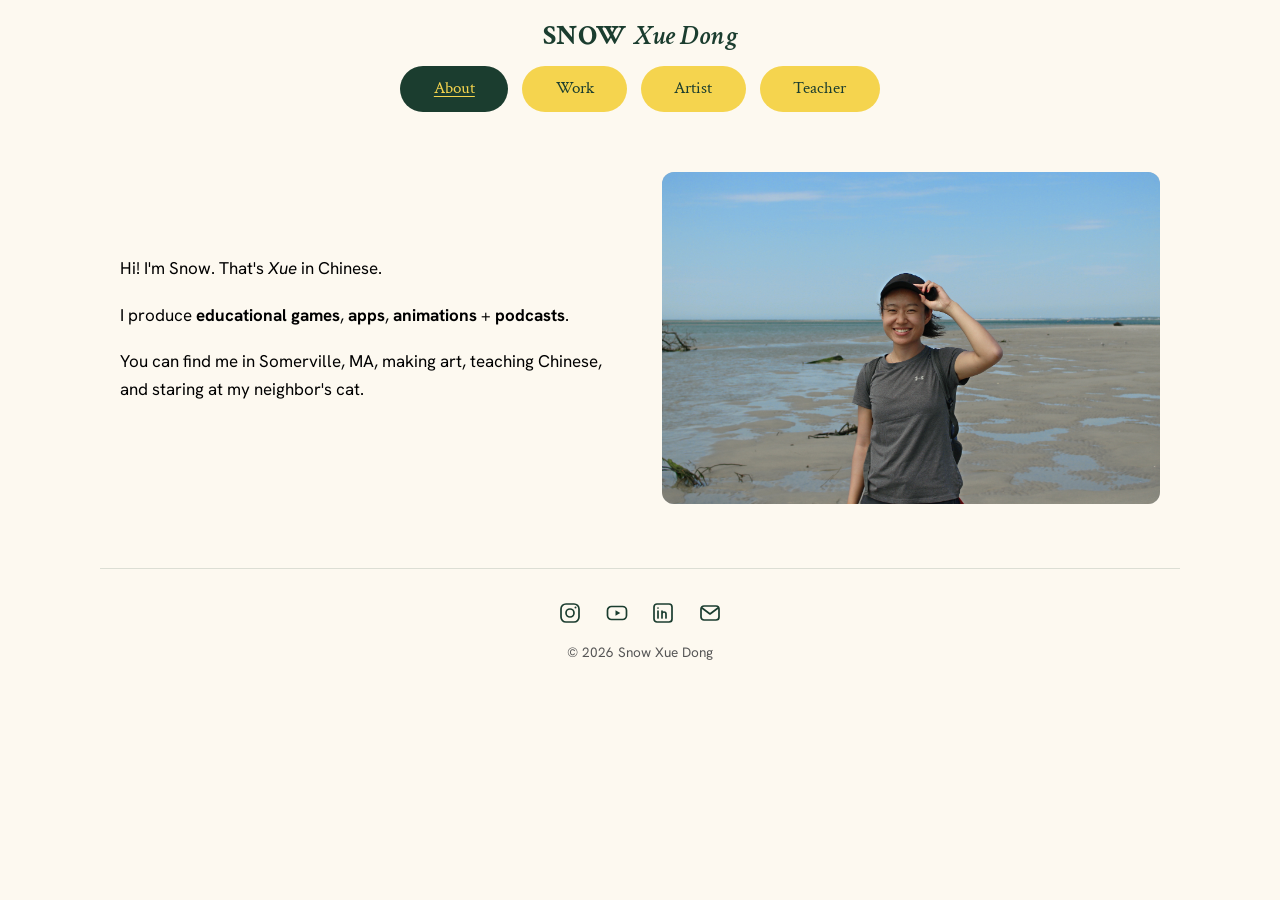
<file: index.html>
<!DOCTYPE html>
<html lang="en">
<head>
<meta charset="UTF-8">
<meta name="viewport" content="width=device-width, initial-scale=1.0">
<title>Snow Xue Dong — Producer</title>
<meta name="description" content="Snow Xue Dong — producer of educational games, animations, and podcasts for learners of all ages.">
<meta property="og:title" content="Snow Xue Dong — Producer">
<meta property="og:description" content="Snow Xue Dong — producer of educational games, animations, and podcasts for learners of all ages.">
<meta property="og:type" content="website">
<link rel="icon" href="assets/favicon.svg" type="image/svg+xml">
<link rel="preconnect" href="https://fonts.googleapis.com">
<link rel="preconnect" href="https://fonts.gstatic.com" crossorigin>
<link href="https://fonts.googleapis.com/css2?family=Crimson+Text:ital,wght@0,400;0,600;0,700;1,400;1,600;1,700&family=Plus+Jakarta+Sans:wght@400;500;600;700&family=Hanken+Grotesk:ital,wght@0,400;0,500;0,600;0,700;1,400&display=swap" rel="stylesheet">
<link rel="stylesheet" href="assets/styles.css">
</head>
<body>

<header class="site-header" id="header">
  <a class="logo" href="index.html"><span class="logo-snow">SNOW</span> <span class="logo-name">Xue Dong</span></a>
  <nav class="nav">
    <a class="nav-btn" href="index.html">About</a>
    <a class="nav-btn" href="work.html">Work</a>
    <a class="nav-btn" href="artist.html">Artist</a>
    <a class="nav-btn" href="teacher.html">Teacher</a>
  </nav>
</header>

<main>
      <!-- This is the About page. Edit your bio text and swap the photo/LinkedIn placeholders. Full guide: README.md -->

    <div class="about-grid">
      <div class="about-bio">
        <p class="reveal">Hi! I'm Snow. That's <em>Xue</em> in Chinese.</p>
        <p class="reveal">I produce <strong>educational games</strong>, <strong>apps</strong>, <strong>animations</strong> + <strong>podcasts</strong>.</p>
        <p class="reveal">You can find me in Somerville, MA, making art, teaching Chinese, and staring at my neighbor's cat.</p>
      </div>
      <div class="reveal"><div class="ph ph-3x2"> <img src="images/my-photo.jpg" alt="Snow On The Beach"></div></div>
    </div>
</main>

<footer class="footer">
  <div class="socials">
    <a href="https://www.instagram.com/snowxuedong/"  target="_blank" rel="noopener noreferrer" aria-label="Instagram" title="Instagram">
      <svg viewBox="0 0 24 24" fill="none" stroke="currentColor" stroke-width="1.7"><rect x="3" y="3" width="18" height="18" rx="5"/><circle cx="12" cy="12" r="4"/><circle cx="17.5" cy="6.5" r="1" fill="currentColor" stroke="none"/></svg>
    </a>
    <a href="https://www.youtube.com/@xuedong8486" aria-label="YouTube" title="YouTube">
      <svg viewBox="0 0 24 24" fill="none" stroke="currentColor" stroke-width="1.7"><rect x="2.5" y="5.5" width="19" height="13" rx="4"/><path d="M10.5 9.2v5.6l4.8-2.8z" fill="currentColor" stroke="none"/></svg>
    </a>
    <a href="https://www.linkedin.com/in/snow-xue-dong/" aria-label="LinkedIn" title="LinkedIn">
      <svg viewBox="0 0 24 24" fill="none" stroke="currentColor" stroke-width="1.7"><rect x="3" y="3" width="18" height="18" rx="3"/><path d="M7 10v7M7 7v.01M11 17v-4a2 2 0 0 1 4 0v4M11 17v-7" stroke-linecap="round"/></svg>
    </a>
    <a href="mailto:hello@xdcreates.com" aria-label="Email" title="Email">
      <svg viewBox="0 0 24 24" fill="none" stroke="currentColor" stroke-width="1.7"><rect x="3" y="5" width="18" height="14" rx="3"/><path d="M4 7l8 6 8-6" stroke-linecap="round" stroke-linejoin="round"/></svg>
    </a>
  </div>
  <p class="copyright">© 2026 Snow Xue Dong</p>
</footer>

<script src="assets/site.js"></script>
</body>
</html>
</file>
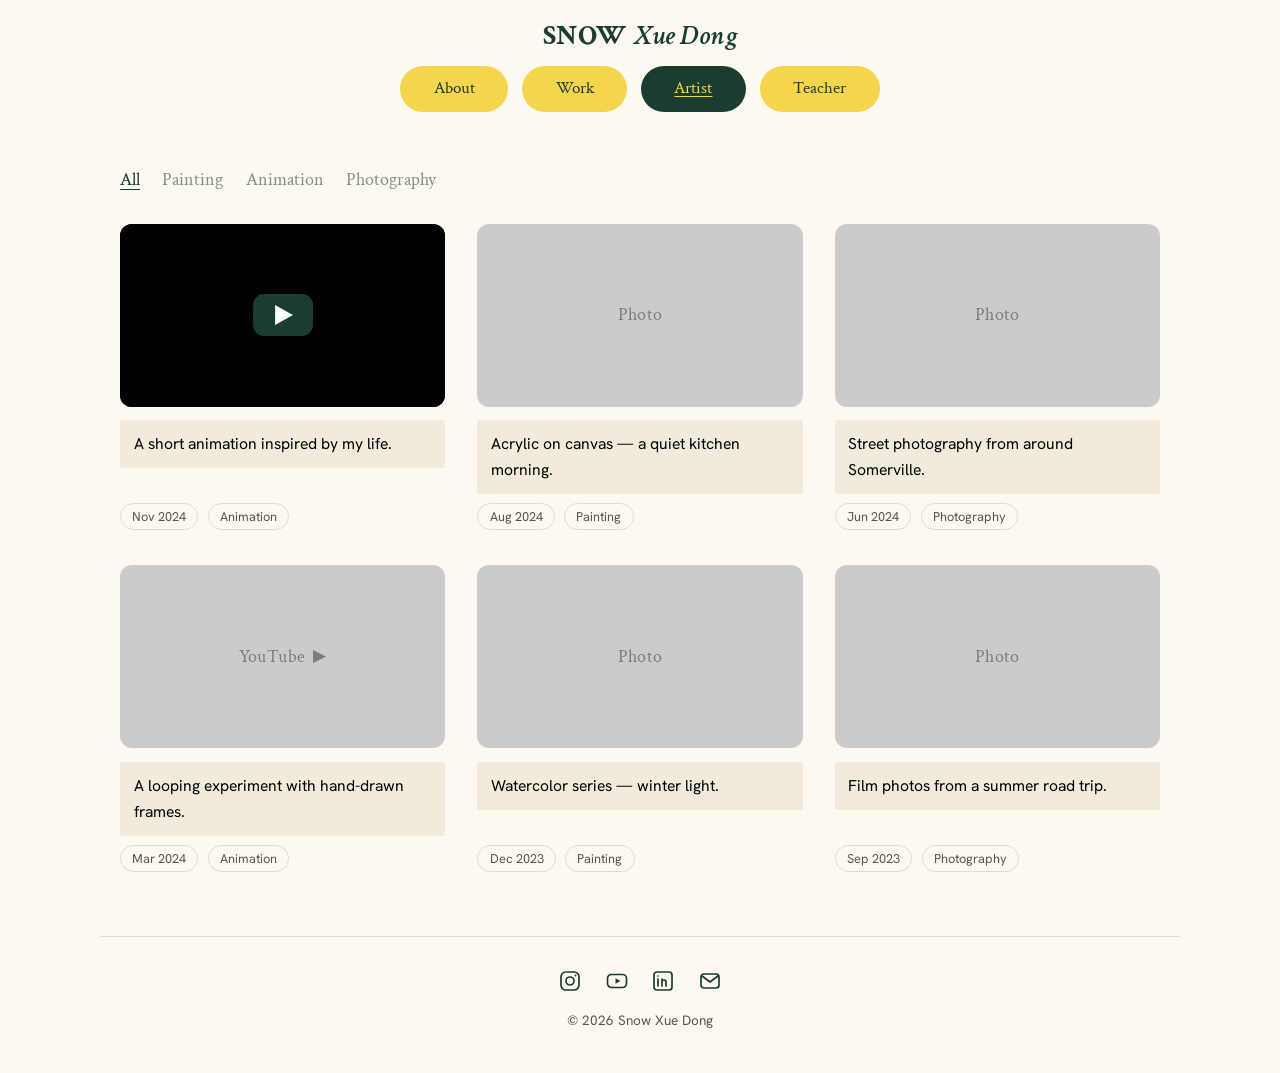
<file: artist.html>
<!DOCTYPE html>
<html lang="en">
<head>
<meta charset="UTF-8">
<meta name="viewport" content="width=device-width, initial-scale=1.0">
<title>Artist — Snow Xue Dong</title>
<meta name="description" content="Personal art, animation, and photography by Snow Xue Dong.">
<meta property="og:title" content="Artist — Snow Xue Dong">
<meta property="og:description" content="Personal art, animation, and photography by Snow Xue Dong.">
<meta property="og:type" content="website">
<link rel="icon" href="assets/favicon.svg" type="image/svg+xml">
<link rel="preconnect" href="https://fonts.googleapis.com">
<link rel="preconnect" href="https://fonts.gstatic.com" crossorigin>
<link href="https://fonts.googleapis.com/css2?family=Crimson+Text:ital,wght@0,400;0,600;0,700;1,400;1,600;1,700&family=Plus+Jakarta+Sans:wght@400;500;600;700&family=Hanken+Grotesk:ital,wght@0,400;0,500;0,600;0,700;1,400&display=swap" rel="stylesheet">
<link rel="stylesheet" href="assets/styles.css">
</head>
<body>

<header class="site-header" id="header">
  <a class="logo" href="index.html"><span class="logo-snow">SNOW</span> <span class="logo-name">Xue Dong</span></a>
  <nav class="nav">
    <a class="nav-btn" href="index.html">About</a>
    <a class="nav-btn" href="work.html">Work</a>
    <a class="nav-btn" href="artist.html">Artist</a>
    <a class="nav-btn" href="teacher.html">Teacher</a>
  </nav>
</header>

<main>
      <!-- This is the Artist page. Full guide: README.md -->

    <div class="filters">
      <button class="filter-btn active" data-filter="all">All</button>
      <button class="filter-btn" data-filter="Painting">Painting</button>
      <button class="filter-btn" data-filter="Animation">Animation</button>
      <button class="filter-btn" data-filter="Photography">Photography</button>
    </div>

    <div class="art-grid" id="art-grid">
      <!-- Each entry uses data-date (YYYY-MM-DD) to sort newest-first and data-category to filter. For a video, set data-id to the YouTube ID. See README.md. -->
      <article class="art-card reveal" data-date="2024-11-02" data-category="Animation">
        <div class="yt-embed">
          <button type="button" class="yt-facade" data-id="XuF981GLDCQ"
                  aria-label="Play video: A short animation inspired by my life"
                  style="background-image:url('https://i.ytimg.com/vi/XuF981GLDCQ/hqdefault.jpg')">
            <span class="yt-play" aria-hidden="true"><svg viewBox="0 0 16 18"><path d="M0 0 L16 9 L0 18 Z" fill="#fff"/></svg></span>
          </button>
        </div>
        <p class="art-desc">A short animation inspired by my life.</p>
        <div class="art-tags"><span>Nov 2024</span><span>Animation</span></div>
      </article>

      <article class="art-card reveal" data-date="2024-08-19" data-category="Painting">
        <div class="ph ph-16x9"><span>Photo</span></div>
        <p class="art-desc">Acrylic on canvas — a quiet kitchen morning.</p>
        <div class="art-tags"><span>Aug 2024</span><span>Painting</span></div>
      </article>

      <article class="art-card reveal" data-date="2024-06-30" data-category="Photography">
        <div class="ph ph-16x9"><span>Photo</span></div>
        <p class="art-desc">Street photography from around Somerville.</p>
        <div class="art-tags"><span>Jun 2024</span><span>Photography</span></div>
      </article>

      <article class="art-card reveal" data-date="2024-03-11" data-category="Animation">
        <div class="ph ph-16x9 ph-video"><span>YouTube</span></div>
        <p class="art-desc">A looping experiment with hand-drawn frames.</p>
        <div class="art-tags"><span>Mar 2024</span><span>Animation</span></div>
      </article>

      <article class="art-card reveal" data-date="2023-12-05" data-category="Painting">
        <div class="ph ph-16x9"><span>Photo</span></div>
        <p class="art-desc">Watercolor series — winter light.</p>
        <div class="art-tags"><span>Dec 2023</span><span>Painting</span></div>
      </article>

      <article class="art-card reveal" data-date="2023-09-22" data-category="Photography">
        <div class="ph ph-16x9"><span>Photo</span></div>
        <p class="art-desc">Film photos from a summer road trip.</p>
        <div class="art-tags"><span>Sep 2023</span><span>Photography</span></div>
      </article>
    </div>
</main>

<footer class="footer">
  <div class="socials">
    <a href="#" aria-label="Instagram" title="Instagram">
      <svg viewBox="0 0 24 24" fill="none" stroke="currentColor" stroke-width="1.7"><rect x="3" y="3" width="18" height="18" rx="5"/><circle cx="12" cy="12" r="4"/><circle cx="17.5" cy="6.5" r="1" fill="currentColor" stroke="none"/></svg>
    </a>
    <a href="#" aria-label="YouTube" title="YouTube">
      <svg viewBox="0 0 24 24" fill="none" stroke="currentColor" stroke-width="1.7"><rect x="2.5" y="5.5" width="19" height="13" rx="4"/><path d="M10.5 9.2v5.6l4.8-2.8z" fill="currentColor" stroke="none"/></svg>
    </a>
    <a href="#" aria-label="LinkedIn" title="LinkedIn">
      <svg viewBox="0 0 24 24" fill="none" stroke="currentColor" stroke-width="1.7"><rect x="3" y="3" width="18" height="18" rx="3"/><path d="M7 10v7M7 7v.01M11 17v-4a2 2 0 0 1 4 0v4M11 17v-7" stroke-linecap="round"/></svg>
    </a>
    <a href="#" aria-label="Email" title="Email">
      <svg viewBox="0 0 24 24" fill="none" stroke="currentColor" stroke-width="1.7"><rect x="3" y="5" width="18" height="14" rx="3"/><path d="M4 7l8 6 8-6" stroke-linecap="round" stroke-linejoin="round"/></svg>
    </a>
  </div>
  <p class="copyright">© 2026 Snow Xue Dong</p>
</footer>

<script src="assets/site.js"></script>
</body>
</html>
</file>
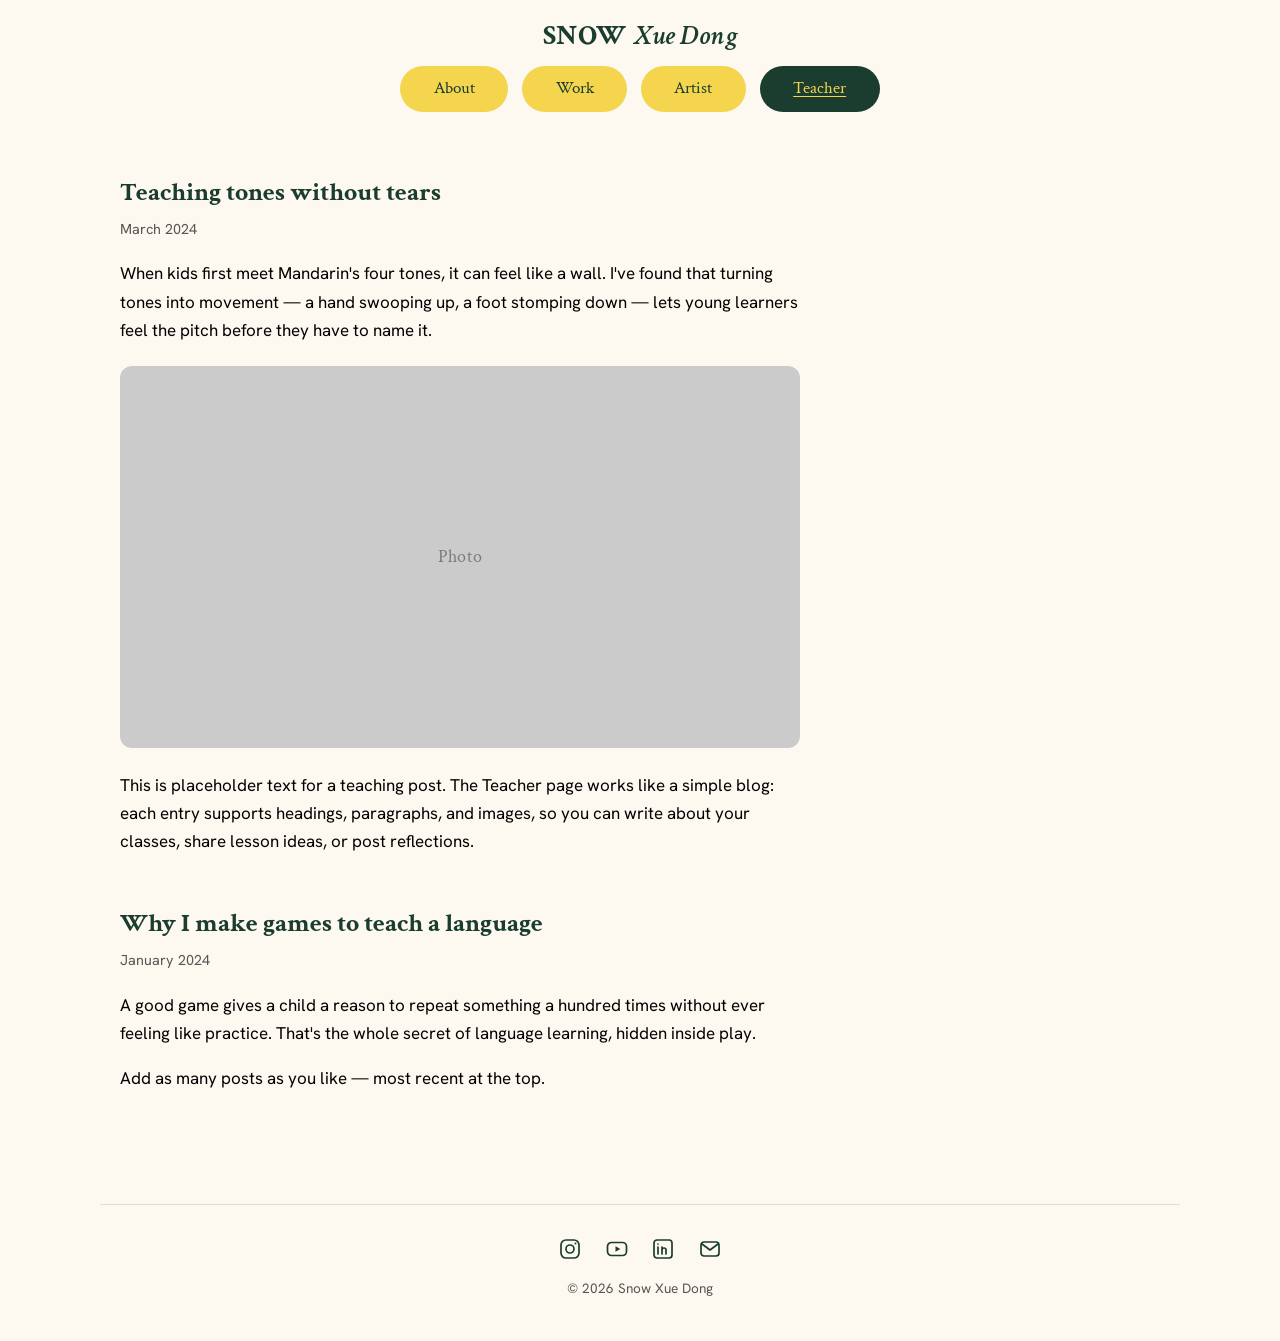
<file: teacher.html>
<!DOCTYPE html>
<html lang="en">
<head>
<meta charset="UTF-8">
<meta name="viewport" content="width=device-width, initial-scale=1.0">
<title>Teacher — Snow Xue Dong</title>
<meta name="description" content="Teaching notes and reflections by Snow Xue Dong.">
<meta property="og:title" content="Teacher — Snow Xue Dong">
<meta property="og:description" content="Teaching notes and reflections by Snow Xue Dong.">
<meta property="og:type" content="website">
<link rel="icon" href="assets/favicon.svg" type="image/svg+xml">
<link rel="preconnect" href="https://fonts.googleapis.com">
<link rel="preconnect" href="https://fonts.gstatic.com" crossorigin>
<link href="https://fonts.googleapis.com/css2?family=Crimson+Text:ital,wght@0,400;0,600;0,700;1,400;1,600;1,700&family=Plus+Jakarta+Sans:wght@400;500;600;700&family=Hanken+Grotesk:ital,wght@0,400;0,500;0,600;0,700;1,400&display=swap" rel="stylesheet">
<link rel="stylesheet" href="assets/styles.css">
</head>
<body>

<header class="site-header" id="header">
  <a class="logo" href="index.html"><span class="logo-snow">SNOW</span> <span class="logo-name">Xue Dong</span></a>
  <nav class="nav">
    <a class="nav-btn" href="index.html">About</a>
    <a class="nav-btn" href="work.html">Work</a>
    <a class="nav-btn" href="artist.html">Artist</a>
    <a class="nav-btn" href="teacher.html">Teacher</a>
  </nav>
</header>

<main>
      <!-- This is the Teacher page (a simple blog). Copy an <article class="post"> block to add a post. Full guide: README.md -->

    <div class="posts">
      <article class="post reveal">
        <h2 class="post-title">Teaching tones without tears</h2>
        <p class="post-meta">March 2024</p>
        <p>When kids first meet Mandarin's four tones, it can feel like a wall. I've found that turning tones into movement — a hand swooping up, a foot stomping down — lets young learners feel the pitch before they have to name it.</p>
        <div class="ph ph-16x9"><span>Photo</span></div>
        <p>This is placeholder text for a teaching post. The Teacher page works like a simple blog: each entry supports headings, paragraphs, and images, so you can write about your classes, share lesson ideas, or post reflections.</p>
      </article>

      <article class="post reveal">
        <h2 class="post-title">Why I make games to teach a language</h2>
        <p class="post-meta">January 2024</p>
        <p>A good game gives a child a reason to repeat something a hundred times without ever feeling like practice. That's the whole secret of language learning, hidden inside play.</p>
        <p>Add as many posts as you like — most recent at the top.</p>
      </article>
    </div>
</main>

<footer class="footer">
  <div class="socials">
    <a href="#" aria-label="Instagram" title="Instagram">
      <svg viewBox="0 0 24 24" fill="none" stroke="currentColor" stroke-width="1.7"><rect x="3" y="3" width="18" height="18" rx="5"/><circle cx="12" cy="12" r="4"/><circle cx="17.5" cy="6.5" r="1" fill="currentColor" stroke="none"/></svg>
    </a>
    <a href="#" aria-label="YouTube" title="YouTube">
      <svg viewBox="0 0 24 24" fill="none" stroke="currentColor" stroke-width="1.7"><rect x="2.5" y="5.5" width="19" height="13" rx="4"/><path d="M10.5 9.2v5.6l4.8-2.8z" fill="currentColor" stroke="none"/></svg>
    </a>
    <a href="#" aria-label="LinkedIn" title="LinkedIn">
      <svg viewBox="0 0 24 24" fill="none" stroke="currentColor" stroke-width="1.7"><rect x="3" y="3" width="18" height="18" rx="3"/><path d="M7 10v7M7 7v.01M11 17v-4a2 2 0 0 1 4 0v4M11 17v-7" stroke-linecap="round"/></svg>
    </a>
    <a href="#" aria-label="Email" title="Email">
      <svg viewBox="0 0 24 24" fill="none" stroke="currentColor" stroke-width="1.7"><rect x="3" y="5" width="18" height="14" rx="3"/><path d="M4 7l8 6 8-6" stroke-linecap="round" stroke-linejoin="round"/></svg>
    </a>
  </div>
  <p class="copyright">© 2026 Snow Xue Dong</p>
</footer>

<script src="assets/site.js"></script>
</body>
</html>
</file>
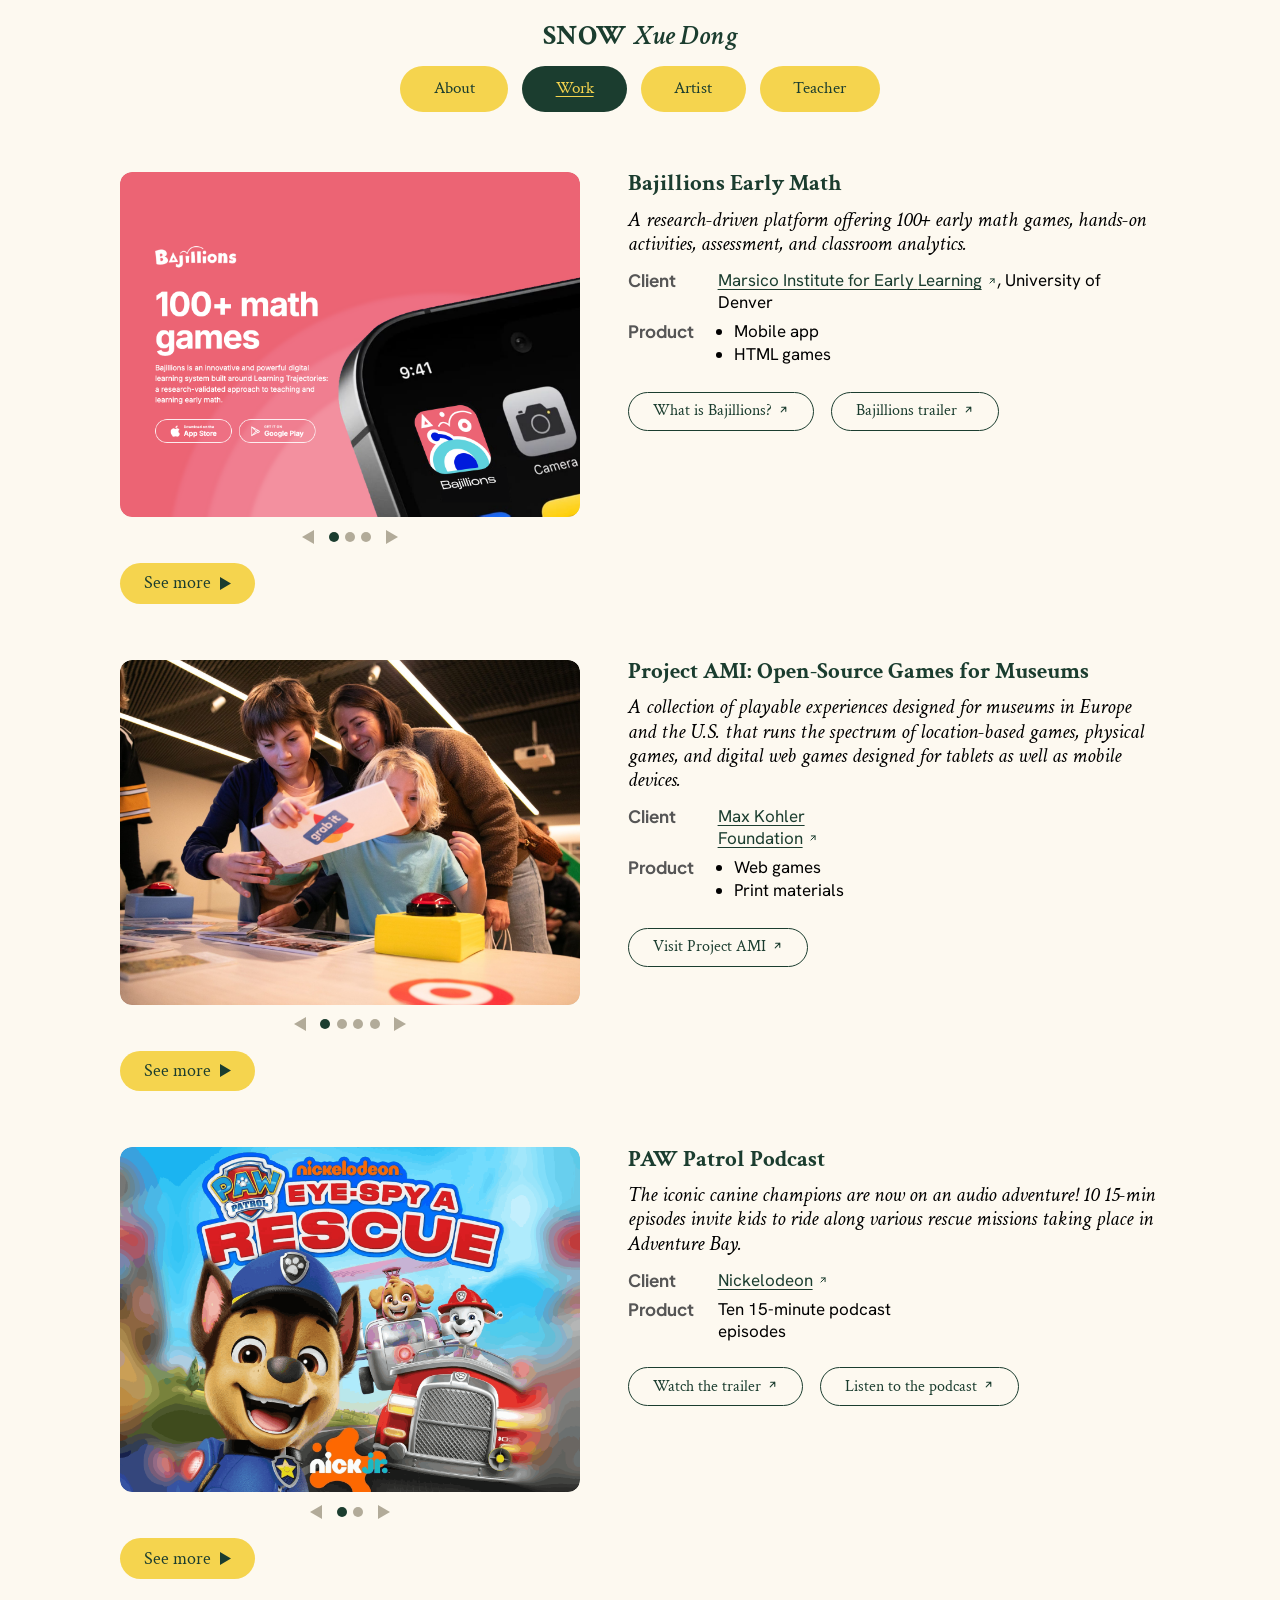
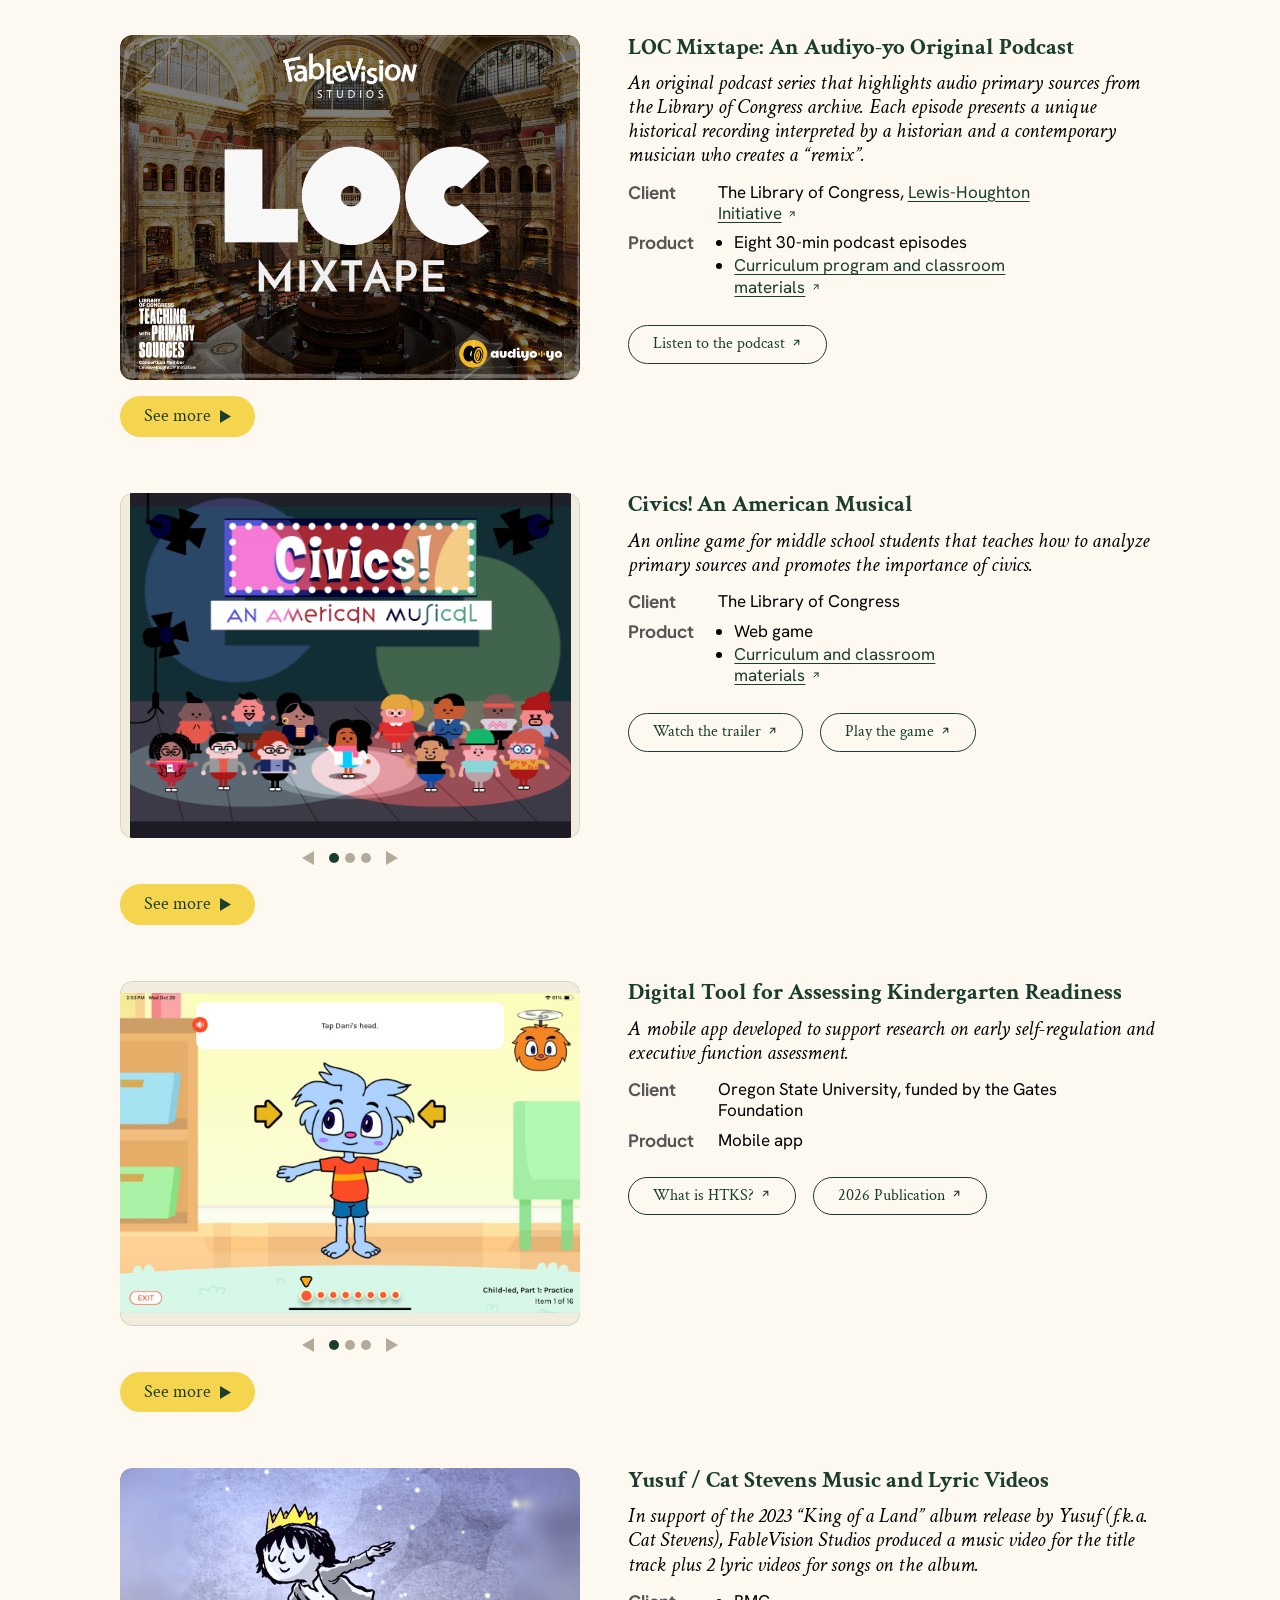
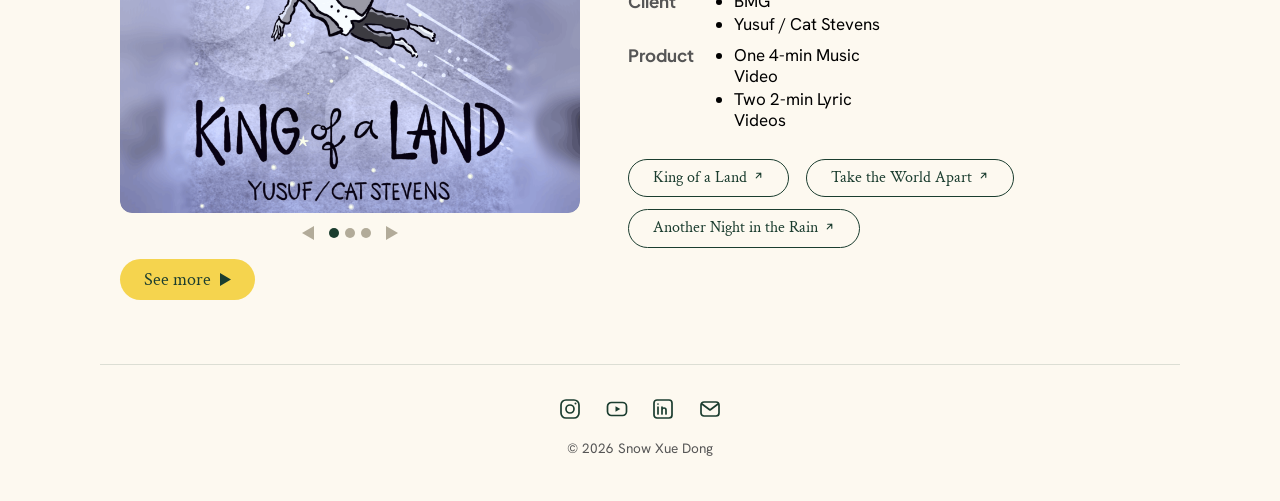
<file: work.html>
<!DOCTYPE html>
<html lang="en">
<head>
<meta charset="UTF-8">
<meta name="viewport" content="width=device-width, initial-scale=1.0">
<title>Work — Snow Xue Dong</title>
<meta name="description" content="Selected work by Snow Xue Dong.">
<meta property="og:title" content="Work — Snow Xue Dong">
<meta property="og:description" content="Selected work by Snow Xue Dong.">
<meta property="og:type" content="website">
<link rel="icon" href="assets/favicon.svg" type="image/svg+xml">
<link rel="preconnect" href="https://fonts.googleapis.com">
<link rel="preconnect" href="https://fonts.gstatic.com" crossorigin>
<link href="https://fonts.googleapis.com/css2?family=Crimson+Text:ital,wght@0,400;0,600;0,700;1,400;1,600;1,700&family=Plus+Jakarta+Sans:wght@400;500;600;700&family=Hanken+Grotesk:ital,wght@0,400;0,500;0,600;0,700;1,400&display=swap" rel="stylesheet">
<link rel="stylesheet" href="assets/styles.css">
</head>
<body>

<header class="site-header" id="header">
  <a class="logo" href="index.html"><span class="logo-snow">SNOW</span> <span class="logo-name">Xue Dong</span></a>
  <nav class="nav">
    <a class="nav-btn" href="index.html">About</a>
    <a class="nav-btn" href="work.html">Work</a>
    <a class="nav-btn" href="artist.html">Artist</a>
    <a class="nav-btn" href="teacher.html">Teacher</a>
  </nav>
</header>

<main>
      <!-- This is the Work page. Full guide: README.md -->

    <div class="work-grid">
      <!-- To add a project: copy one entire <article class="work-card"> ... </article> block below, paste it, and edit the text + images. See README.md. -->

      <article class="work-card reveal">
        <div class="work-media">
          <div class="carousel" data-index="0">
            <div class="viewport">
              <div class="track">
                <div class="slide ph ph-4x3"><img src="images/work/bajillions-promo-4x3.png" alt="Bajillions promotional image"></div>
                <div class="slide ph ph-4x3"><img src="images/work/bajillions_kiki%20poster.png" alt="Bajillions poster featuring Kiki"></div>
                <div class="slide ph ph-4x3"><img src="images/work/bajillions_game.png" alt="Bajillions game screen: a number pad puzzle on a construction site with a cube character in a hard hat"></div>
              </div>
            </div>
            <div class="carousel-controls">
              <button class="arrow arrow-prev" aria-label="Previous image">
                <svg class="tri" viewBox="0 0 12 14"><path d="M12 0 L0 7 L12 14 Z"/></svg>
              </button>
              <div class="dots">
                <button class="dot active" aria-label="Show image 1"></button>
                <button class="dot" aria-label="Show image 2"></button>
                <button class="dot" aria-label="Show image 3"></button>
              </div>
              <button class="arrow arrow-next" aria-label="Next image">
                <svg class="tri" viewBox="0 0 12 14"><path d="M0 0 L12 7 L0 14 Z"/></svg>
              </button>
            </div>
          </div>
          <button type="button" class="more-btn" aria-expanded="false" aria-controls="more-1"><span class="more-label">See more</span><svg class="more-tri" viewBox="0 0 12 14" aria-hidden="true"><path d="M0 0 L12 7 L0 14 Z"/></svg></button>
        </div>
        <div class="work-info">
          <h3 class="work-title">Bajillions Early Math</h3>
          <p class="work-summary">A research-driven platform offering 100+ early math games, hands-on activities, assessment, and classroom analytics.</p>
          <dl class="spec">
            <div class="spec-row"><dt>Client</dt><dd><a href="https://morgridge.du.edu/marsico" target="_blank" rel="noopener">Marsico Institute for Early Learning</a>, University of Denver</dd></div>
            <div class="spec-row"><dt>Product</dt><dd><ul><li>Mobile app</li><li>HTML games</li></ul></dd></div>
          </dl>
          <div class="work-links">
            <a class="link-btn" href="https://www.learningtrajectories.org/pages/games" target="_blank" rel="noopener">What is Bajillions?</a>
            <a class="link-btn" href="https://www.youtube.com/watch?v=hwYy-O0oEOs" target="_blank" rel="noopener">Bajillions trailer</a>
          </div>
        </div>
        <div class="work-more" id="more-1" hidden>
          <p>Bajillions is on a mission to make high quality math content universally accessible. It consists of a mobile app with 100+ math games, recommendation system, assessment analytics, and classroom management tools.</p>
          <p>Bajillions was funded by IES and the Gates Foundation, created by a 10+ team at FableVision Studios in collaboration with researchers at the Marsico Institute, University of Denver.</p>
          <dl class="spec spec-more">
            <div class="spec-row"><dt>Who’s it for?</dt><dd>Children 3–8 years old</dd></div>
            <div class="spec-row"><dt>Credit</dt><dd>Lead Producer, <span class="nowrap">2022–2026</span>, @ FableVision Studios</dd></div>
          </dl>
          <div class="thoughts">
            <button type="button" class="thoughts-btn" aria-expanded="false" aria-controls="thoughts-1"><svg class="more-tri" viewBox="0 0 12 14" aria-hidden="true"><path d="M12 0 L0 7 L12 14 Z"/></svg><span>My thoughts</span></button>
            <div class="thoughts-body" id="thoughts-1" hidden>
              <p>Personally, I think the most remarkable aspects of Bajillions are its robust content library and recommendation system.</p>
              <p>Within each game, there are several layers of content and instructional feedback that can tailor to the child’s gameplay. At a higher level, the app suggests the next game that best matches the child’s math level based on their past gameplay.</p>
              <p>Beyond games, we built a classroom management platform that connects teachers and caretakers to a vast collection of hands-on math activities. This way, the adults can plan in-person lessons that are supplemented and informed by Bajillions games.</p>
              <p>Creating Bajillions was deeply rewarding, but also challenging. The teams collaborated to overcome the research-to-product gap. Discussions sometimes end with more questions than answers. Funding and time constraints were constantly at play. I personally grew tremendously, and felt my product management craft evolving constantly to meet the demand of the moment.</p>
              <p><a href="https://www.tandfonline.com/doi/full/10.1080/07380569.2024.2410903#abstract" target="_blank" rel="noopener">Link to research paper</a></p>
              <p><a href="https://morgridge.du.edu/node/7992" target="_blank" rel="noopener">Link to University of Denver article</a></p>
            </div>
          </div>
        </div>
      </article>

      <article class="work-card reveal">
        <div class="work-media">
          <div class="carousel" data-index="0">
            <div class="viewport">
              <div class="track">
                <div class="slide ph ph-4x3"><img src="images/work/ami_image1.png" alt="Children and a parent playing the Grab It card game at a museum table" data-caption="Grab It"></div>
                <div class="slide ph ph-4x3"><img src="images/work/ami_image2.png" alt="Museum visitor playing Articulate on a tablet, describing a painting" data-caption="Articulate"></div>
                <div class="slide ph ph-4x3"><img src="images/work/ami_image3.png" alt="The Line Collector title screen with illustrated characters in a gallery" data-caption="The Line Collector"></div>
                <div class="slide ph ph-4x3"><img src="images/work/ami_image4.png" alt="Three phone screens from the Timeline game" data-caption="Timeline"></div>
              </div>
            </div>
            <div class="carousel-controls">
              <button class="arrow arrow-prev" aria-label="Previous image">
                <svg class="tri" viewBox="0 0 12 14"><path d="M12 0 L0 7 L12 14 Z"/></svg>
              </button>
              <div class="dots">
                <button class="dot active" aria-label="Show image 1"></button>
                <button class="dot" aria-label="Show image 2"></button>
                <button class="dot" aria-label="Show image 3"></button>
                <button class="dot" aria-label="Show image 4"></button>
              </div>
              <button class="arrow arrow-next" aria-label="Next image">
                <svg class="tri" viewBox="0 0 12 14"><path d="M0 0 L12 7 L0 14 Z"/></svg>
              </button>
            </div>
          </div>
          <button type="button" class="more-btn" aria-expanded="false" aria-controls="more-2"><span class="more-label">See more</span><svg class="more-tri" viewBox="0 0 12 14" aria-hidden="true"><path d="M0 0 L12 7 L0 14 Z"/></svg></button>
        </div>
        <div class="work-info">
          <h3 class="work-title">Project AMI: Open-Source Games for Museums</h3>
          <p class="work-summary">A collection of playable experiences designed for museums in Europe and the U.S. that runs the spectrum of location-based games, physical games, and digital web games designed for tablets as well as mobile devices.</p>
          <dl class="spec">
            <div class="spec-row"><dt>Client</dt><dd><a href="https://www.maxkohler-stiftung.ch/en/" target="_blank" rel="noopener">Max Kohler Foundation</a></dd></div>
            <div class="spec-row"><dt>Product</dt><dd><ul><li>Web games</li><li>Print materials</li></ul></dd></div>
          </dl>
          <div class="work-links">
            <a class="link-btn" href="https://projectami.com/" target="_blank" rel="noopener">Visit Project AMI</a>
          </div>
        </div>
        <div class="work-more" id="more-2" hidden>
          <p>“AMI” stands for “Art + Museums Interacting”. Project AMI envisions museums as interactive, open, and meaningful spaces for all.</p>
          <p>Project AMI brings together a community of Swiss and U.S. museum educators. Structured as monthly game-design sprints, the cohort designed 20 original interactive and game-based prototypes for art and history education.</p>
          <p>The final prototypes are open-source, so any museum educator is welcome to make changes, customize the content, and bring innovative programming to their community.</p>
          <dl class="spec spec-more">
            <div class="spec-row"><dt>Who’s it for?</dt><dd>Museum visitors of all ages</dd></div>
            <div class="spec-row"><dt>Partners</dt><dd><ul><li>SFMoMA</li><li>Swiss National Museum</li><li>Kunstmuseum Basel</li></ul></dd></div>
            <div class="spec-row"><dt>Credit</dt><dd>Producer, <span class="nowrap">2024–2025</span>, @ FableVision Studios</dd></div>
          </dl>
          <div class="thoughts">
            <button type="button" class="thoughts-btn" aria-expanded="false" aria-controls="thoughts-2"><svg class="more-tri" viewBox="0 0 12 14" aria-hidden="true"><path d="M12 0 L0 7 L12 14 Z"/></svg><span>My thoughts</span></button>
            <div class="thoughts-body" id="thoughts-2" hidden>
              <p>As a museum-lover in my personal life, I had so much fun producing Project AMI.</p>
              <p>Between January and August 2024, I got to work with 7 museum partners (~1 per month).</p>
              <p>Each design cycle included 4–5 meetings and always ended with an in-person playtest event using the game prototype that we built that month.</p>
            </div>
          </div>
        </div>
      </article>

      <article class="work-card reveal">
        <div class="work-media">
          <div class="carousel" data-index="0">
            <div class="viewport">
              <div class="track">
                <div class="slide ph ph-4x3"><img src="images/work/paw%20patrol_image1.png" alt="PAW Patrol: Eye-Spy a Rescue podcast cover art with Chase, Skye and Marshall" data-caption="PAW Patrol: Eye-Spy a Rescue"></div>
                <div class="slide ph ph-4x3"><img src="images/work/paw%20patrol_image2.png" alt="2026 Webby Award Honoree badge" data-caption="2026 Webby Award Honoree"></div>
              </div>
            </div>
            <div class="carousel-controls">
              <button class="arrow arrow-prev" aria-label="Previous image">
                <svg class="tri" viewBox="0 0 12 14"><path d="M12 0 L0 7 L12 14 Z"/></svg>
              </button>
              <div class="dots">
                <button class="dot active" aria-label="Show image 1"></button>
                <button class="dot" aria-label="Show image 2"></button>
              </div>
              <button class="arrow arrow-next" aria-label="Next image">
                <svg class="tri" viewBox="0 0 12 14"><path d="M0 0 L12 7 L0 14 Z"/></svg>
              </button>
            </div>
          </div>
          <button type="button" class="more-btn" aria-expanded="false" aria-controls="more-3"><span class="more-label">See more</span><svg class="more-tri" viewBox="0 0 12 14" aria-hidden="true"><path d="M0 0 L12 7 L0 14 Z"/></svg></button>
        </div>
        <div class="work-info">
          <h3 class="work-title">PAW Patrol Podcast</h3>
          <p class="work-summary">The iconic canine champions are now on an audio adventure! 10 15-min episodes invite kids to ride along various rescue missions taking place in Adventure Bay.</p>
          <dl class="spec">
            <div class="spec-row"><dt>Client</dt><dd><a href="https://www.nick.com/" target="_blank" rel="noopener">Nickelodeon</a></dd></div>
            <div class="spec-row"><dt>Product</dt><dd>Ten 15-minute podcast episodes</dd></div>
          </dl>
          <div class="work-links">
            <a class="link-btn" href="https://www.youtube.com/watch?v=1tQcIv1ZD6k" target="_blank" rel="noopener">Watch the trailer</a>
            <a class="link-btn" href="https://podcasts.apple.com/us/podcast/paw-patrol-eye-spy-a-rescue/id1794218115" target="_blank" rel="noopener">Listen to the podcast</a>
          </div>
        </div>
        <div class="work-more" id="more-3" hidden>
          <p>The Paw Patrol universe needs no introduction. What makes the podcast format special is that the characters break the fourth wall.</p>
          <p>In every episode, kids are directly encouraged to move their hands, use their voice, and observe their surroundings. Listening to the show on a car ride, kids can turn everyday sightings and ordinary objects into exciting plot devices that help the pups save the day.</p>
          <dl class="spec spec-more">
            <div class="spec-row"><dt>Who’s it for?</dt><dd>2–6-year-olds</dd></div>
            <div class="spec-row"><dt>Credit</dt><dd>Co-Producer, <span class="nowrap">2023–2025</span>, @ Audiyo-yo, FableVision Studios</dd></div>
          </dl>
          <div class="thoughts">
            <button type="button" class="thoughts-btn" aria-expanded="false" aria-controls="thoughts-3"><svg class="more-tri" viewBox="0 0 12 14" aria-hidden="true"><path d="M12 0 L0 7 L12 14 Z"/></svg><span>My thoughts</span></button>
            <div class="thoughts-body" id="thoughts-3" hidden>
              <p>I still pinch myself a little bit to see Paw Patrol among my past projects. It was such a privilege to work with a major property and an expert team of creatives.</p>
              <p>The 10-episode show ended up having 13 voice actors who participated in 25 recording sessions — the largest scope produced by Audiyo-yo at the time. Ryder’s classic line goes, “No job is too big, no pup is too small!”, and I would add, “No spreadsheet is too big!”</p>
            </div>
          </div>
        </div>
      </article>

      <article class="work-card reveal">
        <div class="work-media">
          <div class="carousel" data-index="0">
            <div class="viewport">
              <div class="track">
                <div class="slide ph ph-4x3"><img src="images/work/mixtape_image1.png" alt="LOC Mixtape podcast cover art over the Library of Congress Main Reading Room" data-caption="LOC Mixtape"></div>
              </div>
            </div>
          </div>
          <button type="button" class="more-btn" aria-expanded="false" aria-controls="more-4"><span class="more-label">See more</span><svg class="more-tri" viewBox="0 0 12 14" aria-hidden="true"><path d="M0 0 L12 7 L0 14 Z"/></svg></button>
        </div>
        <div class="work-info">
          <h3 class="work-title">LOC Mixtape: An <span class="nowrap">Audiyo-yo</span> Original Podcast</h3>
          <p class="work-summary">An original podcast series that highlights audio primary sources from the Library of Congress archive. Each episode presents a unique historical recording interpreted by a historian and a contemporary musician who creates a “remix”.</p>
          <dl class="spec">
            <div class="spec-row"><dt>Client</dt><dd>The Library of Congress, <a href="https://www.loc.gov/programs/teachers/teaching-with-primary-sources-partner-program/lewis-houghton/" target="_blank" rel="noopener"><span class="nowrap">Lewis-Houghton</span> Initiative</a></dd></div>
            <div class="spec-row"><dt>Product</dt><dd><ul><li>Eight 30-min podcast episodes</li><li><a href="https://thinkport.org/tps/LOCMixtape/index.html" target="_blank" rel="noopener">Curriculum program and classroom materials</a></li></ul></dd></div>
          </dl>
          <div class="work-links">
            <a class="link-btn" href="https://podcasts.apple.com/us/podcast/loc-mixtape/id1844588101" target="_blank" rel="noopener">Listen to the podcast</a>
          </div>
        </div>
        <div class="work-more" id="more-4" hidden>
          <p>Hosted by Postell Pringle, LOC Mixtape digs into the stacks of the largest library in the world, The Library of Congress, to make the ultimate mixtape.</p>
          <p>Each episode connects historians and performance artists to discuss who made these historical recordings and why. A free curriculum program is developed in tandem to empower high school students to engage with the primary sources and to make their own original “remix”.</p>
          <dl class="spec spec-more">
            <div class="spec-row"><dt>Who’s it for?</dt><dd>9th–12th grade students</dd></div>
            <div class="spec-row"><dt>Credit</dt><dd>Producer, <span class="nowrap">2024–2026</span></dd></div>
          </dl>
          <div class="thoughts">
            <button type="button" class="thoughts-btn" aria-expanded="false" aria-controls="thoughts-4"><svg class="more-tri" viewBox="0 0 12 14" aria-hidden="true"><path d="M12 0 L0 7 L12 14 Z"/></svg><span>My thoughts</span></button>
            <div class="thoughts-body" id="thoughts-4" hidden>
              <p>The Mixtape podcast takes a totally original approach to music and history education using primary sources: to combine the old and the new, to connect the universal and the personal. With the creative leadership of Anne Richards, Executive Producer of the podcast and VP of the Audiyo-yo podcast department, Mixtape offered me a chance to experience building something from 0 to 1 with the help of great people.</p>
              <p>In this sense, Mixtape is the perfect recipe of what I find educational media production to be energizing — that one can present extant knowledge in a creative format, engaging a single viewer through a larger narrative, while having fun working with really great people.</p>
            </div>
          </div>
        </div>
      </article>

      <article class="work-card reveal">
        <div class="work-media">
          <div class="carousel" data-index="0">
            <div class="viewport">
              <div class="track">
                <div class="slide ph ph-4x3"><img src="images/work/civics_image1.png" alt="Civics! An American Musical title screen with a cast of characters on stage" data-caption="Civics! An American Musical"></div>
                <div class="slide ph ph-4x3"><img src="images/work/civics_image2.png" alt="Exclusion Act module poster: characters standing in front of an American flag" data-caption="Exclusion Act"></div>
                <div class="slide ph ph-4x3"><img src="images/work/civics_image3.png" alt="The Poison Squad module poster: three characters in sunglasses seated at a table with plates" data-caption="The Poison Squad"></div>
              </div>
            </div>
            <div class="carousel-controls">
              <button class="arrow arrow-prev" aria-label="Previous image">
                <svg class="tri" viewBox="0 0 12 14"><path d="M12 0 L0 7 L12 14 Z"/></svg>
              </button>
              <div class="dots">
                <button class="dot active" aria-label="Show image 1"></button>
                <button class="dot" aria-label="Show image 2"></button>
                <button class="dot" aria-label="Show image 3"></button>
              </div>
              <button class="arrow arrow-next" aria-label="Next image">
                <svg class="tri" viewBox="0 0 12 14"><path d="M0 0 L12 7 L0 14 Z"/></svg>
              </button>
            </div>
          </div>
          <button type="button" class="more-btn" aria-expanded="false" aria-controls="more-5"><span class="more-label">See more</span><svg class="more-tri" viewBox="0 0 12 14" aria-hidden="true"><path d="M0 0 L12 7 L0 14 Z"/></svg></button>
        </div>
        <div class="work-info">
          <h3 class="work-title">Civics! An American Musical</h3>
          <p class="work-summary">An online game for middle school students that teaches how to analyze primary sources and promotes the importance of civics.</p>
          <dl class="spec">
            <div class="spec-row"><dt>Client</dt><dd>The Library of Congress</dd></div>
            <div class="spec-row"><dt>Product</dt><dd><ul><li>Web game</li><li><a href="https://thinkport.org/civics/" target="_blank" rel="noopener">Curriculum and classroom materials</a></li></ul></dd></div>
          </dl>
          <div class="work-links">
            <a class="link-btn" href="https://youtu.be/saEsqteoiiY" target="_blank" rel="noopener">Watch the trailer</a>
            <a class="link-btn" href="https://www.fablevisiongames.com/civics" target="_blank" rel="noopener">Play the game</a>
          </div>
        </div>
        <div class="work-more" id="more-5" hidden>
          <p>In this game, the player takes on the role of a Broadway musical producer who adapts true events from United States history for the stage.</p>
          <p>There are 5 topics ranging from Desegregation to Title IX. The player must analyze curated primary sources from the Library of Congress in various mini-games, making creative choices such as costume, lyrics, and props that come together to shape the final musical.</p>
          <dl class="spec spec-more">
            <div class="spec-row"><dt>Who’s it for?</dt><dd><ul><li>6th–8th grade students</li><li>Teachers of history, social science, and music</li></ul></dd></div>
            <div class="spec-row"><dt>Credit</dt><dd>Producer, <span class="nowrap">2022–2024</span></dd></div>
          </dl>
          <div class="thoughts">
            <button type="button" class="thoughts-btn" aria-expanded="false" aria-controls="thoughts-5"><svg class="more-tri" viewBox="0 0 12 14" aria-hidden="true"><path d="M12 0 L0 7 L12 14 Z"/></svg><span>My thoughts</span></button>
            <div class="thoughts-body" id="thoughts-5" hidden>
              <p>This project was a precious nugget of all the things that I love producing: original art and script, original music, animated explainer videos — all rooted in historical content and a robust learning framework.</p>
              <p>Between 2022 and 2023, I led the team to create a new mini-game nested in a new content module themed after the ADA. Then, to assess how the new mini-game is received by students, I organized a 40+ student survey with positive findings. This led to the decision of incorporating the new mini-game into 4 existing modules. In 2024, I supervised the development of another historical content module themed around Title IX.</p>
              <p>Most projects I produce start with a blank canvas, but the Civics game was already launched when I took it on. My focus was on its expansion, so I took away a different but valuable perspective.</p>
              <p>I learned to balance between following conventions vs. challenging them, adapting to constraints vs. improving the system.</p>
            </div>
          </div>
        </div>
      </article>

      <article class="work-card reveal">
        <div class="work-media">
          <div class="carousel" data-index="0">
            <div class="viewport">
              <div class="track">
                <div class="slide ph ph-4x3"><img src="images/work/htks_image1.jpg" alt="HTKS-Kids app practice screen: a cartoon character with the prompt Tap Dani's head" data-caption="Child-led practice task"></div>
                <div class="slide ph ph-4x3"><img src="images/work/htks_image2.png" alt="HTKS-Kids app start screen asking for a classroom code" data-caption="Classroom code sign-in"></div>
                <div class="slide ph ph-4x3"><img src="images/work/htks_image3.png" alt="HTKS-Kids app report showing a child's self-regulation level on a five-step scale" data-caption="Self-regulation report"></div>
              </div>
            </div>
            <div class="carousel-controls">
              <button class="arrow arrow-prev" aria-label="Previous image">
                <svg class="tri" viewBox="0 0 12 14"><path d="M12 0 L0 7 L12 14 Z"/></svg>
              </button>
              <div class="dots">
                <button class="dot active" aria-label="Show image 1"></button>
                <button class="dot" aria-label="Show image 2"></button>
                <button class="dot" aria-label="Show image 3"></button>
              </div>
              <button class="arrow arrow-next" aria-label="Next image">
                <svg class="tri" viewBox="0 0 12 14"><path d="M0 0 L12 7 L0 14 Z"/></svg>
              </button>
            </div>
          </div>
          <button type="button" class="more-btn" aria-expanded="false" aria-controls="more-6"><span class="more-label">See more</span><svg class="more-tri" viewBox="0 0 12 14" aria-hidden="true"><path d="M0 0 L12 7 L0 14 Z"/></svg></button>
        </div>
        <div class="work-info">
          <h3 class="work-title">Digital Tool for Assessing Kindergarten Readiness</h3>
          <p class="work-summary">A mobile app developed to support research on early self-regulation and executive function assessment.</p>
          <dl class="spec">
            <div class="spec-row"><dt>Client</dt><dd>Oregon State University, funded by the Gates Foundation</dd></div>
            <div class="spec-row"><dt>Product</dt><dd>Mobile app</dd></div>
          </dl>
          <div class="work-links">
            <a class="link-btn" href="https://health.oregonstate.edu/research/kreadiness/measure" target="_blank" rel="noopener">What is HTKS?</a>
            <a class="link-btn" href="https://pubmed.ncbi.nlm.nih.gov/42516201/" target="_blank" rel="noopener">2026 Publication</a>
          </div>
        </div>
        <div class="work-more" id="more-6" hidden>
          <p>The Head-Toes-Knees-Shoulders (HTKS) Measure is a decade-long research project on early childhood self-regulation. In preschool and early elementary school, performance on HTKS predicts early literacy, math and vocabulary.</p>
          <p>The mobile app that we developed, called “HTKS-kids”, adapts the latest research-based assessment into a child-friendly mobile experience that takes ~10 minutes to administer. At the end of each assessment, teachers can see a simple report of the child’s skills, along with recommended activities to support the child’s development.</p>
          <dl class="spec spec-more">
            <div class="spec-row"><dt>Who’s it for?</dt><dd>4–8 year-olds</dd></div>
            <div class="spec-row"><dt>Credit</dt><dd>Producer, <span class="nowrap">2025–2026</span></dd></div>
          </dl>
          <div class="thoughts">
            <button type="button" class="thoughts-btn" aria-expanded="false" aria-controls="thoughts-6"><svg class="more-tri" viewBox="0 0 12 14" aria-hidden="true"><path d="M12 0 L0 7 L12 14 Z"/></svg><span>My thoughts</span></button>
            <div class="thoughts-body" id="thoughts-6" hidden>
              <p>It’s a distinct experience to be embedded in a research project that comes with years of insights and iterations. There, production management is first learning, and then, creative translation.</p>
              <p>On the HTKS project, I took on the challenge of learning quickly and precisely about the HTKS research. This enabled me to map out the flow of the app based on the real-life research protocol, guide the organization of its contents, and help define the scoring logic.</p>
              <p>While my days as a social science undergrad are many chapters ago, I’m always ready to get up close to academic concepts and research findings. Reflecting on the HTKS project, it was an experience where I’m happy for my team to lean on my experience managing academic research projects, and my ability to ingest new information.</p>
            </div>
          </div>
        </div>
      </article>

      <article class="work-card reveal">
        <div class="work-media">
          <div class="carousel" data-index="0">
            <div class="viewport">
              <div class="track">
                <div class="slide ph ph-4x3"><img src="images/work/bmg_image1.png" alt="King of a Land artwork: an illustrated boy wearing a crown flying through a starry sky" data-caption="King of a Land"></div>
                <div class="slide ph ph-4x3"><img src="images/work/bmg_image2.png" alt="Another Night in the Rain artwork: an illustrated boy walking in the rain with a black cat" data-caption="Another Night in the Rain"></div>
                <div class="slide ph ph-4x3"><img src="images/work/bmg_image3.png" alt="Take the World Apart artwork: an illustrated boy running on top of the globe" data-caption="Take the World Apart"></div>
              </div>
            </div>
            <div class="carousel-controls">
              <button class="arrow arrow-prev" aria-label="Previous image">
                <svg class="tri" viewBox="0 0 12 14"><path d="M12 0 L0 7 L12 14 Z"/></svg>
              </button>
              <div class="dots">
                <button class="dot active" aria-label="Show image 1"></button>
                <button class="dot" aria-label="Show image 2"></button>
                <button class="dot" aria-label="Show image 3"></button>
              </div>
              <button class="arrow arrow-next" aria-label="Next image">
                <svg class="tri" viewBox="0 0 12 14"><path d="M0 0 L12 7 L0 14 Z"/></svg>
              </button>
            </div>
          </div>
          <button type="button" class="more-btn" aria-expanded="false" aria-controls="more-7"><span class="more-label">See more</span><svg class="more-tri" viewBox="0 0 12 14" aria-hidden="true"><path d="M0 0 L12 7 L0 14 Z"/></svg></button>
        </div>
        <div class="work-info">
          <h3 class="work-title">Yusuf / Cat Stevens Music and Lyric Videos</h3>
          <p class="work-summary">In support of the 2023 “King of a Land” album release by Yusuf (f.k.a. Cat Stevens), FableVision Studios produced a music video for the title track plus 2 lyric videos for songs on the album.</p>
          <dl class="spec">
            <div class="spec-row"><dt>Client</dt><dd><ul><li>BMG</li><li>Yusuf / Cat Stevens</li></ul></dd></div>
            <div class="spec-row"><dt>Product</dt><dd><ul><li>One 4-min Music Video</li><li>Two 2-min Lyric Videos</li></ul></dd></div>
          </dl>
          <div class="work-links">
            <a class="link-btn" href="https://youtu.be/p5XM5btvU0Q" target="_blank" rel="noopener">King of a Land</a>
            <a class="link-btn" href="https://youtu.be/qWVkLV6WLhI" target="_blank" rel="noopener">Take the World Apart</a>
            <a class="link-btn" href="https://youtu.be/tiZjKB1_N34" target="_blank" rel="noopener">Another Night in the Rain</a>
          </div>
        </div>
        <div class="work-more" id="more-7" hidden>
          <p>Peter H. Reynolds, the NY Times #1 best-selling illustrator and the co-founder of FableVision Studios, joined forces with Yusuf / Cat Stevens to usher in his latest musical landscape of childlike faith, peace and joy.</p>
          <dl class="spec spec-more">
            <div class="spec-row"><dt>Who’s it for?</dt><dd>All ages</dd></div>
            <div class="spec-row"><dt>Credit</dt><dd>Producer, 2023</dd></div>
          </dl>
          <div class="thoughts">
            <button type="button" class="thoughts-btn" aria-expanded="false" aria-controls="thoughts-7"><svg class="more-tri" viewBox="0 0 12 14" aria-hidden="true"><path d="M12 0 L0 7 L12 14 Z"/></svg><span>My thoughts</span></button>
            <div class="thoughts-body" id="thoughts-7" hidden>
              <p>I got to produce something for THE Cat Stevens. That’s crazy!</p>
              <p>The music on this album is beautiful and timeless. I’m honored to have played a small part of what goes on behind the scenes to present this music to the world.</p>
              <p>Check out this Rolling Stone article about the album: <a href="https://www.rollingstone.com/music/music-news/yusuf-cat-stevens-new-album-king-of-a-land-1234696720/" target="_blank" rel="noopener">“Yusuf/Cat Stevens Spent Nearly a Decade Crafting ‘King of a Land’”</a></p>
            </div>
          </div>
        </div>
      </article>

    </div>
</main>

<footer class="footer">
  <div class="socials">
    <a href="#" aria-label="Instagram" title="Instagram">
      <svg viewBox="0 0 24 24" fill="none" stroke="currentColor" stroke-width="1.7"><rect x="3" y="3" width="18" height="18" rx="5"/><circle cx="12" cy="12" r="4"/><circle cx="17.5" cy="6.5" r="1" fill="currentColor" stroke="none"/></svg>
    </a>
    <a href="#" aria-label="YouTube" title="YouTube">
      <svg viewBox="0 0 24 24" fill="none" stroke="currentColor" stroke-width="1.7"><rect x="2.5" y="5.5" width="19" height="13" rx="4"/><path d="M10.5 9.2v5.6l4.8-2.8z" fill="currentColor" stroke="none"/></svg>
    </a>
    <a href="#" aria-label="LinkedIn" title="LinkedIn">
      <svg viewBox="0 0 24 24" fill="none" stroke="currentColor" stroke-width="1.7"><rect x="3" y="3" width="18" height="18" rx="3"/><path d="M7 10v7M7 7v.01M11 17v-4a2 2 0 0 1 4 0v4M11 17v-7" stroke-linecap="round"/></svg>
    </a>
    <a href="#" aria-label="Email" title="Email">
      <svg viewBox="0 0 24 24" fill="none" stroke="currentColor" stroke-width="1.7"><rect x="3" y="5" width="18" height="14" rx="3"/><path d="M4 7l8 6 8-6" stroke-linecap="round" stroke-linejoin="round"/></svg>
    </a>
  </div>
  <p class="copyright">© 2026 Snow Xue Dong</p>
</footer>

<script src="assets/site.js"></script>
</body>
</html>
</file>
<file: assets/styles.css>
/* Snow Xue Dong — site styles. Colors & fonts live in the :root block at the top. */
:root{
    --bg:#FDF9F0;
    --mat:#F2ECDF;   /* fills the space around images that aren't 4:3 */
    --green:#1B3D2F;
    --ink:#000000;
    --yellow:#F5D44E;
    --placeholder:#CBCBCB;
    --placeholder-label:#7C7C7C;
    --line:rgba(27,61,47,.14);
    --muted:#565656;
    --serif:'Crimson Text', Georgia, 'Times New Roman', serif;
    --sans:'Plus Jakarta Sans', system-ui, -apple-system, sans-serif;
    --body:'Hanken Grotesk', system-ui, -apple-system, sans-serif;
    --maxw:1080px;
    --radius:12px;   /* rounded corners on every image frame */
  }

  *{box-sizing:border-box;}
  html{scroll-behavior:smooth;}
  body{
    margin:0;
    background:var(--bg);
    color:var(--ink);
    font-family:var(--body);
    font-size:17px;
    line-height:1.65;
    -webkit-font-smoothing:antialiased;
  }

  /* ---------- Header / nav ---------- */
  .site-header{
    position:sticky; top:0; z-index:50;
    background:var(--bg);
    padding:1.4rem 1.25rem 1.1rem;
    border-bottom:1px solid transparent;
    transition:border-color .3s ease, box-shadow .3s ease;
  }
  .site-header.scrolled{
    border-color:var(--line);
    box-shadow:0 2px 14px rgba(27,61,47,.05);
  }
  .logo{
    text-align:center;
    font-family:var(--serif);
    color:var(--green);
    font-size:1.75rem;
    letter-spacing:.01em;
    margin-bottom:1rem;
    line-height:1;
  }
  .logo-snow{font-weight:700;}
  .logo-name{font-style:italic; font-weight:600;}
  nav.nav{
    display:flex; flex-wrap:wrap; justify-content:center; gap:.85rem;
    max-width:var(--maxw); margin:0 auto;
  }
  .nav-btn{
    font-family:var(--serif); font-size:1.05rem;
    background:var(--yellow); color:var(--green);
    border:none; border-radius:999px;
    padding:.55rem 2.1rem; cursor:pointer;
    text-decoration:none; display:inline-block;
    transition:background .18s ease, color .18s ease, scale .12s ease;
  }
  .nav-btn:hover, .nav-btn.active{
    background:var(--green); color:var(--yellow);
    text-decoration:underline; text-underline-offset:3px;
  }
  .nav-btn:focus-visible{outline:3px solid var(--green); outline-offset:3px;}

  /* ---------- Layout ---------- */
  main{max-width:var(--maxw); margin:0 auto; padding:2.6rem 1.25rem 1rem;}

  h2.page-h{ font-family:var(--serif); color:var(--green); font-size:1.9rem; margin:0 0 1.4rem; }

  /* ---------- Placeholders (grey boxes) ---------- */
  .ph{
    background:var(--placeholder);
    display:flex; align-items:center; justify-content:center;
    color:var(--placeholder-label);
    font-family:var(--serif); font-size:1.15rem; letter-spacing:.02em;
    border-radius:var(--radius); width:100%;
  }
  .ph-3x2{aspect-ratio:3/2;}
  .ph-4x3{aspect-ratio:4/3;}
  .ph-16x9{aspect-ratio:16/9;}
  .ph-banner{aspect-ratio:3.4/1;}
  .ph-video::after{content:"▶"; margin-left:.5rem; font-size:.9em;}

  /* ---------- About ---------- */
  .about-grid{
    display:grid; grid-template-columns:1fr 1fr; gap:2.75rem; align-items:center;
  }
  .about-bio p{margin:0 0 1.15rem;}
  .about-bio strong{font-weight:700;}
  .about-bio em{font-style:italic;}
  .linkedin-wrap{max-width:560px; margin:2.75rem auto 0;}

  /* ---------- Work: one project per row (image | details), "See more" panel below ---------- */
  .work-grid{display:flex; flex-direction:column; gap:3.5rem;}
  .work-card{display:grid; grid-template-columns:minmax(0, 460px) minmax(0, 1fr); column-gap:3rem; align-items:start;}
  .work-media{align-self:stretch; display:flex; flex-direction:column; align-items:center;}
  .work-media .carousel{margin-bottom:1rem;}   /* space between the image/nav and "See more" */
  .work-info{display:flex; flex-direction:column; align-items:flex-start; min-width:0;}
  .work-links{display:flex; flex-wrap:wrap; gap:.75rem 1.1rem; margin:1.1rem 0 0;}
  .work-links:empty{display:none;}

  /* "See more" toggle: yellow pill, flips colors on hover; open = green tab with square bottom corners */
  .more-btn{
    margin-top:auto; align-self:flex-start; position:relative; z-index:1;   /* sits under the image, left-aligned; drops to the row's bottom if the details run taller */
    display:inline-flex; align-items:center; gap:.55rem;
    font-family:var(--serif); font-size:1.15rem; line-height:1;
    background:var(--yellow); color:var(--green); border:none; cursor:pointer;
    border-radius:999px; padding:.7rem 1.5rem;
    transition:background .18s ease, color .18s ease, border-radius .18s ease, scale .12s ease;
  }
  .more-tri{width:11px; height:13px; fill:currentColor; transition:transform .2s ease;}
  .more-btn:hover, .more-btn[aria-expanded="true"]{background:var(--green); color:var(--yellow);}
  .more-btn[aria-expanded="true"]{border-radius:1.4rem 1.4rem 0 0; margin-bottom:-8px;}   /* panel tucks ~5px under the tab */
  .more-btn[aria-expanded="true"] .more-tri{transform:rotate(90deg);}
  .more-btn:active{scale:.94;}
  .more-btn[aria-expanded="true"]:active{scale:1;}
  .more-btn:focus-visible{outline:3px solid var(--green); outline-offset:3px;}

  /* Expanded panel: pale yellow, dotted dark-green border, spans the whole card */
  .work-more{
    grid-column:1 / -1;
    background:#FCF0C8; border:3px dotted var(--green); border-radius:calc(var(--radius) + 4px);
    padding:1.8rem 2.2rem 1.4rem; color:var(--green);
  }
  .work-more[hidden]{display:none;}
  .work-more p{margin:0 0 1.1rem; line-height:1.55;}
  .spec-more{margin-top:1.4rem;}
  .work-more p + .spec-more, .work-more > .spec-more:first-child{margin-top:.2rem;}
  .spec-more .spec-row{margin-bottom:.8rem;}
  .spec-more .spec-row dt{flex:0 0 8.5rem; color:var(--green);}

  /* "My thoughts": right-aligned outline pill inside the panel; opens a lighter yellow box */
  .thoughts{display:flex; flex-direction:column; margin-top:.4rem;}
  .thoughts-btn{
    align-self:flex-end; margin-right:3.5rem; display:inline-flex; align-items:center; gap:.5rem;
    position:relative; z-index:1;
    font-family:var(--serif); font-size:1.1rem; line-height:1;
    background:var(--bg); color:var(--green); border:1.5px solid var(--green); border-radius:999px;
    padding:.5rem 1.2rem; cursor:pointer;
    transition:background .18s ease, color .18s ease, scale .12s ease;
  }
  .thoughts-btn:hover, .thoughts-btn[aria-expanded="true"]{background:var(--green); color:var(--yellow);}
  .thoughts-btn[aria-expanded="true"] .more-tri{transform:rotate(-90deg);}   /* ◀ turns to point down when open */
  .thoughts-btn:active{scale:.94;}
  .thoughts-btn:focus-visible{outline:3px solid var(--green); outline-offset:3px;}
  .thoughts-body{background:#275844; color:#fff; font-style:italic; border-radius:34px; padding:3rem 1.8rem 3.3rem; margin:-1.5rem 3.5rem 3.5rem;}   /* pulled up so the button overlaps its top edge */
  .thoughts-body[hidden]{display:none;}
  .thoughts-body p{margin:0 0 .8rem;}
  .thoughts-body p:last-child{margin-bottom:0;}
  .thoughts-body a{color:var(--yellow); text-underline-offset:3px;}
  /* Work images sit whole inside a fixed 4:3 frame (no cropping), on a soft beige mat */
  .work-media .ph:has(> img){background:var(--mat); box-shadow:inset 0 0 0 1px var(--line);}
  .work-media .ph > img{object-fit:contain;}
  /* Hover (mouse only): frame lifts up-left, revealing a flat yellow offset behind it */
  @media (hover:hover){
    .work-media .viewport{transition:transform .2s ease, box-shadow .2s ease;}
    .work-media .viewport:hover{transform:translate(-4px,-4px); box-shadow:4px 4px 0 var(--yellow);}
  }

  /* carousel */
  .carousel{width:100%;}
  .viewport{overflow:hidden; border-radius:var(--radius);}
  .track{display:flex; transition:transform .35s ease;}
  .slide{flex:0 0 100%;}
  .carousel-controls{display:flex; align-items:center; justify-content:center; gap:.7rem; margin-top:.6rem;}
  .arrow{background:none; border:none; padding:.2rem; cursor:pointer; display:inline-flex; line-height:0; transition:scale .12s ease;}
  .arrow svg{width:12px; height:14px; display:block;}
  .arrow .tri{fill:#B2AB99; transition:fill .18s ease;}
  .arrow:hover .tri{fill:#1B3D2F;}
  .arrow:focus-visible{outline:2px solid var(--green); outline-offset:2px; border-radius:2px;}
  .dots{display:flex; align-items:center; gap:.4rem;}
  .dot{width:10px; height:10px; border-radius:50%; background:#B2AB99; border:none; padding:0; cursor:pointer; transition:background .18s ease, scale .12s ease;}
  .dot.active{background:#1B3D2F;}
  .dot:focus-visible{outline:2px solid var(--green); outline-offset:2px;}
  .work-title{font-family:var(--serif); font-weight:700; color:var(--green); font-size:1.45rem; line-height:1.2; margin:-.1rem 0 .8rem;}
  .work-summary{font-family:var(--serif); font-style:italic; font-size:21px; line-height:1.15; color:var(--ink); margin:-.2rem 0 .9rem; text-align:left;}
  .spec{margin:0; line-height:1.25;}
  .spec-row{display:flex; gap:.6rem; margin-bottom:.5rem;}
  .spec-row dt{flex:0 0 5rem; font-family:var(--sans); font-weight:700; color:var(--muted); margin:0;}
  .spec-row dd{margin:0;}
  .spec-row ul{margin:0; padding-left:1.05rem;}
  .spec-row ul li{margin-bottom:.1rem;}
  .spec-row dd a{color:var(--green); text-underline-offset:3px;}

  .link-btn{
    display:inline-block; font-family:var(--serif); font-size:1rem;
    border:1.5px solid var(--green); color:var(--green); background:transparent;
    border-radius:999px; padding:.32rem 1.5rem; cursor:pointer; text-decoration:none; text-align:center;
    transition:background .18s ease, color .18s ease, scale .12s ease;
  }
  .link-btn:hover{background:var(--green); color:var(--bg); text-decoration:underline; text-underline-offset:3px;}
  .link-btn:focus-visible{outline:3px solid var(--green); outline-offset:3px;}

  /* ---------- Lightbox (click a Work image to enlarge) ---------- */
  .work-media .slide img{cursor:zoom-in;}
  .work-media .slide img:focus-visible{outline:3px solid var(--yellow); outline-offset:-3px;}
  html.lb-open{overflow:hidden;}
  /* Touch screens: corner expand icon + slight press effect (desktop gets the zoom cursor + hover lift) */
  .zoom-hint{display:none;}
  @media (hover:none){
    .work-media .viewport{position:relative; transition:transform .12s ease;}
    .work-media .viewport:active{transform:scale(.97);}
    .zoom-hint{
      display:flex; align-items:center; justify-content:center;
      position:absolute; right:8px; bottom:8px; width:28px; height:28px; border-radius:50%;
      background:var(--bg); color:var(--green); box-shadow:0 1px 3px rgba(0,0,0,.18); pointer-events:none;
    }
    .zoom-hint svg{width:14px; height:14px;}
  }
  .lightbox{
    border:none; padding:0; margin:0; background:transparent;
    width:100vw; height:100vh; height:100dvh; max-width:none; max-height:none;
    display:none; align-items:center; justify-content:center; gap:1rem;
  }
  .lightbox[open]{display:flex; animation:lb-in .2s ease;}
  .lightbox::backdrop{background:rgba(16,36,28,.88);}
  @keyframes lb-in{from{opacity:0;} to{opacity:1;}}
  .lb-figure{margin:0; display:flex; flex-direction:column; align-items:center; max-width:min(1100px, 82vw);}
  .lb-img{display:block; max-width:100%; max-height:76vh; max-height:76dvh; object-fit:contain; border-radius:var(--radius); background:var(--green);}
  .lb-caption{color:var(--bg); font-size:1rem; line-height:1.5; text-align:center; margin-top:.9rem; max-width:60ch;}
  .lb-caption:empty{display:none;}
  .lb-count{color:var(--bg); opacity:.6; font-size:.85rem; margin:.35rem 0 0;}
  .lb-count:empty{display:none;}
  .lb-arrow, .lb-close{background:none; border:none; cursor:pointer; color:var(--bg); padding:.6rem; line-height:0; transition:scale .12s ease;}
  .lb-arrow svg{width:18px; height:21px;}
  .lb-arrow .tri{fill:var(--bg); opacity:.7; transition:opacity .18s ease, fill .18s ease;}
  .lb-arrow:hover .tri{opacity:1; fill:var(--yellow);}
  .lightbox.single .lb-arrow{visibility:hidden;}
  .lb-close{position:absolute; top:.6rem; right:.9rem; font-size:2.2rem; line-height:1; font-family:var(--serif); opacity:.8; transition:opacity .18s ease, color .18s ease, scale .12s ease;}
  .lb-close:hover{opacity:1; color:var(--yellow);}
  .lb-arrow:focus-visible, .lb-close:focus-visible{outline:2px solid var(--yellow); outline-offset:2px; border-radius:2px;}
  @media (max-width:720px){
    .lightbox{gap:0;}
    .lb-figure{max-width:100%; padding:0 .5rem;}
    .lb-img{max-height:66vh; max-height:66dvh;}
    .lb-arrow{position:absolute; bottom:1.2rem;}
    .lb-prev{left:22%;} .lb-next{right:22%;}
  }
  @media (prefers-reduced-motion: reduce){ .lightbox[open]{animation:none;} }

  /* ---------- External-link arrow (↗), added by site.js ---------- */
  .ext-glue, .nowrap{white-space:nowrap;}
  .ext-icon{
    display:inline-block; width:.62em; height:.62em; margin-left:.3em; vertical-align:.02em;
    background-color:currentColor;
    -webkit-mask:url("data:image/svg+xml,%3Csvg xmlns='http://www.w3.org/2000/svg' viewBox='0 0 24 24' fill='none' stroke='black' stroke-width='2.4' stroke-linecap='round' stroke-linejoin='round'%3E%3Cpath d='M7 17L17 7M8 7h9v9'/%3E%3C/svg%3E") center/contain no-repeat;
            mask:url("data:image/svg+xml,%3Csvg xmlns='http://www.w3.org/2000/svg' viewBox='0 0 24 24' fill='none' stroke='black' stroke-width='2.4' stroke-linecap='round' stroke-linejoin='round'%3E%3Cpath d='M7 17L17 7M8 7h9v9'/%3E%3C/svg%3E") center/contain no-repeat;
  }
  .link-btn .ext-icon{width:.7em; height:.7em; margin-left:.35em;}
  .sr-only{position:absolute; width:1px; height:1px; padding:0; margin:-1px; overflow:hidden; clip:rect(0,0,0,0); white-space:nowrap; border:0;}

  /* ---------- Press effect: buttons shrink slightly while pressed ---------- */
  .nav-btn:active, .link-btn:active, .arrow:active, .dot:active, .filter-btn:active,
  .lb-arrow:active, .lb-close:active, .socials a:active{scale:.94;}

  /* ---------- Artist ---------- */
  .filters{display:flex; flex-wrap:wrap; gap:1.4rem; margin:-.4rem 0 1.9rem;}
  .filter-btn{
    background:none; border:none; cursor:pointer;
    font-family:var(--serif); font-size:1.1rem; color:var(--green);
    padding:.15rem 0; opacity:.55; transition:opacity .18s ease, scale .12s ease;
  }
  .filter-btn:hover{opacity:.85;}
  .filter-btn.active{opacity:1; text-decoration:underline; text-underline-offset:4px;}
  .filter-btn:focus-visible{outline:2px solid var(--green); outline-offset:3px;}

  .art-grid{
    display:grid;
    grid-template-columns:repeat(auto-fill, minmax(min(100%,300px), 1fr));
    gap:2.2rem 2rem;
    transition:opacity .26s ease;
  }
  .art-grid.fading{opacity:0;}
  .art-card{display:flex; flex-direction:column;}
  .art-desc{margin:.85rem 0 .55rem; background:#F0EBDD; padding:.7rem .85rem; border-radius:3px; font-size:.98rem;}
  .art-tags{display:flex; gap:.6rem; flex-wrap:wrap; margin-top:auto;}
  .art-tags span{font-size:.8rem; color:var(--muted); border:1px solid var(--line); border-radius:999px; padding:.12rem .7rem;}
  .yt-embed{position:relative; aspect-ratio:16/9; border-radius:var(--radius); overflow:hidden; background:#000;}
  .yt-embed iframe{position:absolute; inset:0; width:100%; height:100%; display:block; border:0;}
  .yt-facade{
    position:absolute; inset:0; width:100%; height:100%; padding:0; border:0; cursor:pointer;
    background-color:#000; background-size:cover; background-position:center;
    display:flex; align-items:center; justify-content:center;
  }
  .yt-facade::before{content:""; position:absolute; inset:0; background:rgba(0,0,0,.16); transition:background .2s ease;}
  .yt-facade:hover::before, .yt-facade:focus-visible::before{background:rgba(0,0,0,.05);}
  .yt-play{
    position:relative; width:60px; height:42px; border-radius:11px; background:var(--green);
    display:flex; align-items:center; justify-content:center;
    transition:transform .2s ease; box-shadow:0 2px 10px rgba(0,0,0,.3);
  }
  .yt-facade:hover .yt-play{transform:scale(1.07);}
  .yt-play svg{width:18px; height:20px; margin-left:3px; display:block;}
  .yt-facade:focus-visible{outline:3px solid var(--green); outline-offset:2px;}

  /* ---------- Teacher (blog) ---------- */
  .posts{max-width:680px;}
  .post{margin-bottom:3rem;}
  .post-title{font-family:var(--serif); color:var(--green); font-size:1.6rem; margin:0 0 .25rem;}
  .post-meta{color:var(--muted); font-size:.9rem; margin:0 0 1.1rem;}
  .post p{margin:0 0 1.1rem;}
  .post .ph{margin:1.4rem 0;}

  /* ---------- Footer ---------- */
  .footer{
    max-width:var(--maxw); margin:3rem auto 0; padding:2rem 1.25rem 2.6rem;
    border-top:1px solid var(--line);
    display:flex; flex-direction:column; align-items:center; gap:1rem;
  }
  .socials{display:flex; gap:1.4rem;}
  .socials a{color:var(--green); display:inline-flex; transition:opacity .18s ease, transform .18s ease, scale .12s ease;}
  .socials a:hover{opacity:.65; transform:translateY(-2px);}
  .socials a:focus-visible{outline:2px solid var(--green); outline-offset:4px; border-radius:4px;}
  .socials svg{width:24px; height:24px;}
  .copyright{color:var(--muted); font-size:.85rem; margin:0;}

  /* ---------- Scroll reveal ---------- */
  .reveal{opacity:0; transform:translateY(16px); transition:opacity .6s ease, transform .6s ease;}
  .reveal.in{opacity:1; transform:none;}

  /* ---------- Responsive ---------- */
  @media (max-width:720px){
    body{font-size:16px;}
    .about-grid{grid-template-columns:1fr; gap:1.75rem;}
    /* Small screens: stack everything; project title sits above the image */
    .work-card{display:flex; flex-direction:column; gap:1rem;}
    .work-media{display:contents;}
    .work-media .carousel{margin-bottom:0;}
    .work-info{display:contents;}
    .work-title{order:-1; margin:0 0 -.2rem;}
    .work-summary{order:-1; margin:0 0 .2rem;}
    .work-links{margin:.2rem 0 .3rem;}
    .more-btn{margin-top:0; order:1;}
    .work-more{order:2;}
    .work-more{padding:1.4rem 1.2rem 1rem; margin-top:-1rem;}
    .spec-more .spec-row dt{flex-basis:6.5rem;}
    .thoughts-body{margin-left:.6rem; margin-right:.6rem; padding:1.9rem 1.2rem 1.1rem;}
    .thoughts-btn{margin-right:1.4rem;}
    .logo{font-size:1.5rem;}
    /* Small screens: keep all four nav buttons on one row, sharing the width equally */
    nav.nav{flex-wrap:nowrap; gap:.45rem;}
    .nav-btn{flex:1 1 0; min-width:0; max-width:8.5rem; text-align:center; padding:.5rem .3rem; font-size:clamp(.9rem, 4.2vw, 1rem); white-space:nowrap;}
    main{padding-top:2rem;}
  }

  @media (prefers-reduced-motion: reduce){
    *{transition:none !important; scroll-behavior:auto !important;}
    .reveal{opacity:1 !important; transform:none !important;}
  }

  /* ---------- Multi-page adjustments ---------- */
  .logo{display:block; text-decoration:none;}
  .ph{position:relative;}
  .ph > img{position:absolute; inset:0; width:100%; height:100%; object-fit:cover; display:block; border-radius:inherit;}
</file>
